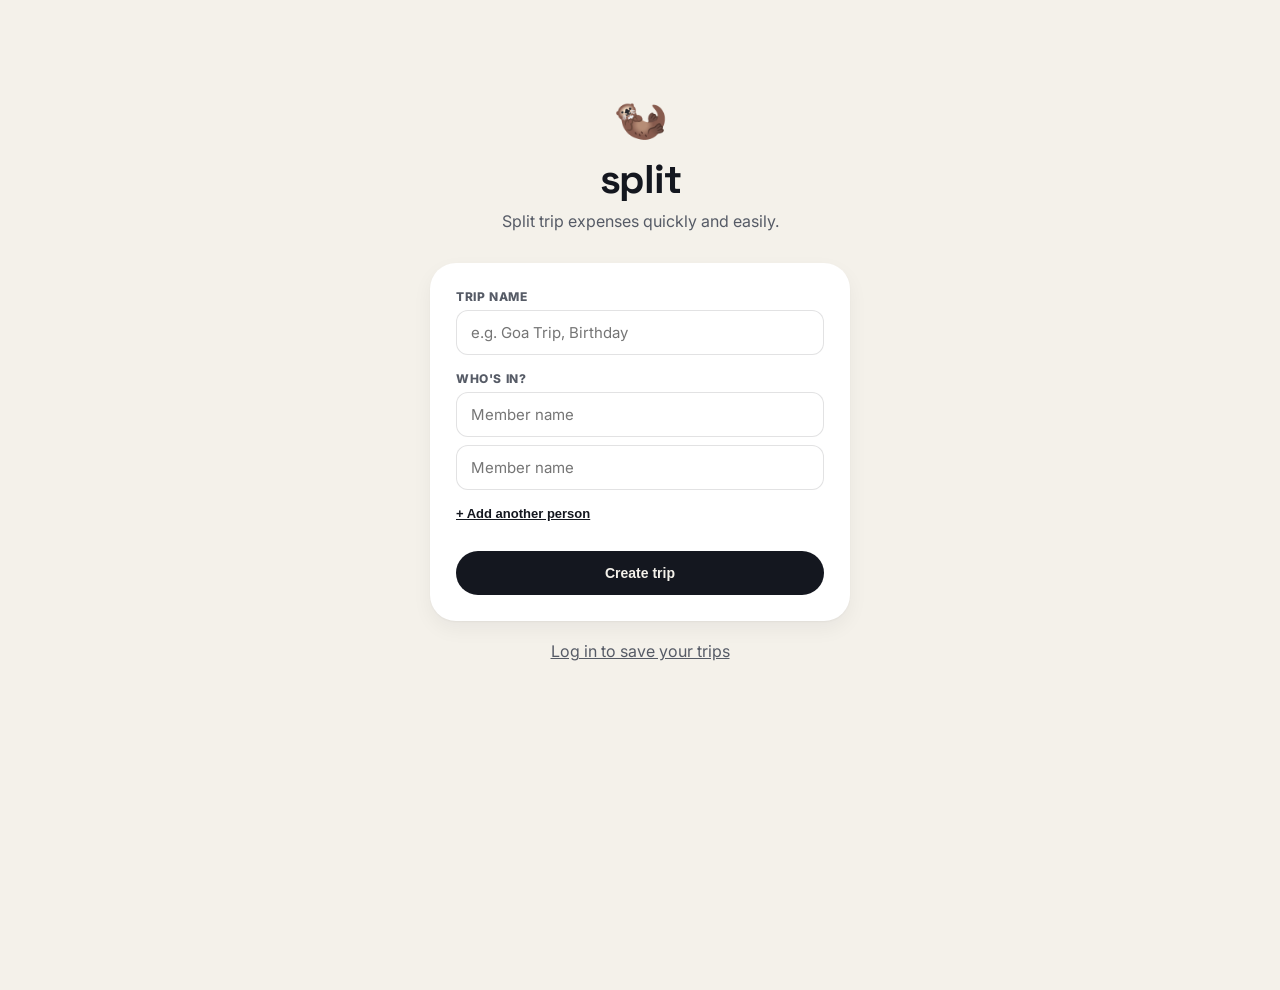
<file: frontend/index.html>
<!DOCTYPE html>
<html lang="en">
<head>
<meta charset="UTF-8" />
<meta name="viewport" content="width=device-width, initial-scale=1.0" />
<title>split — track shared expenses</title>
<link rel="preconnect" href="https://fonts.googleapis.com">
<link href="https://fonts.googleapis.com/css2?family=Space+Grotesk:wght@500;700&family=Inter:wght@400;500;600;700;800&display=swap" rel="stylesheet">
<link rel="stylesheet" href="css/style.css" />
</head>
<body>
  <div class="landing">
    <div class="logo-emoji">🦦</div>
    <h1>split</h1>
    <p class="tagline">Split trip expenses quickly and easily.</p>

    <div class="card-form">
      <div class="field">
        <label for="trip-name">Trip name</label>
        <input id="trip-name" type="text" placeholder="e.g. Goa Trip, Birthday" maxlength="80" />
      </div>

      <div class="field">
        <label>Who's in?</label>
        <div id="member-list" class="member-input-list">
          <div class="member-input-row">
            <input type="text" class="member-input" placeholder="Member name" maxlength="50" />
          </div>
          <div class="member-input-row">
            <input type="text" class="member-input" placeholder="Member name" maxlength="50" />
          </div>
        </div>
        <button type="button" class="add-member-link" id="add-member-btn">+ Add another person</button>
      </div>

      <button type="button" class="btn primary" id="create-trip-btn" style="width:100%;">Create trip</button>
      <p id="create-error" class="split-hint error" style="display:none;"></p>
    </div>

    <p class="tagline" style="margin-top:20px;">
      <a href="login.html" id="account-link">Log in to save your trips</a>
    </p>
  </div>

  <div id="toast" class="toast"></div>

  <script src="js/api.js"></script>
  <script src="js/auth.js"></script>
  <script src="js/app.js"></script>
  <script src="js/profile-menu.js"></script>
</body>
</html>
</file>
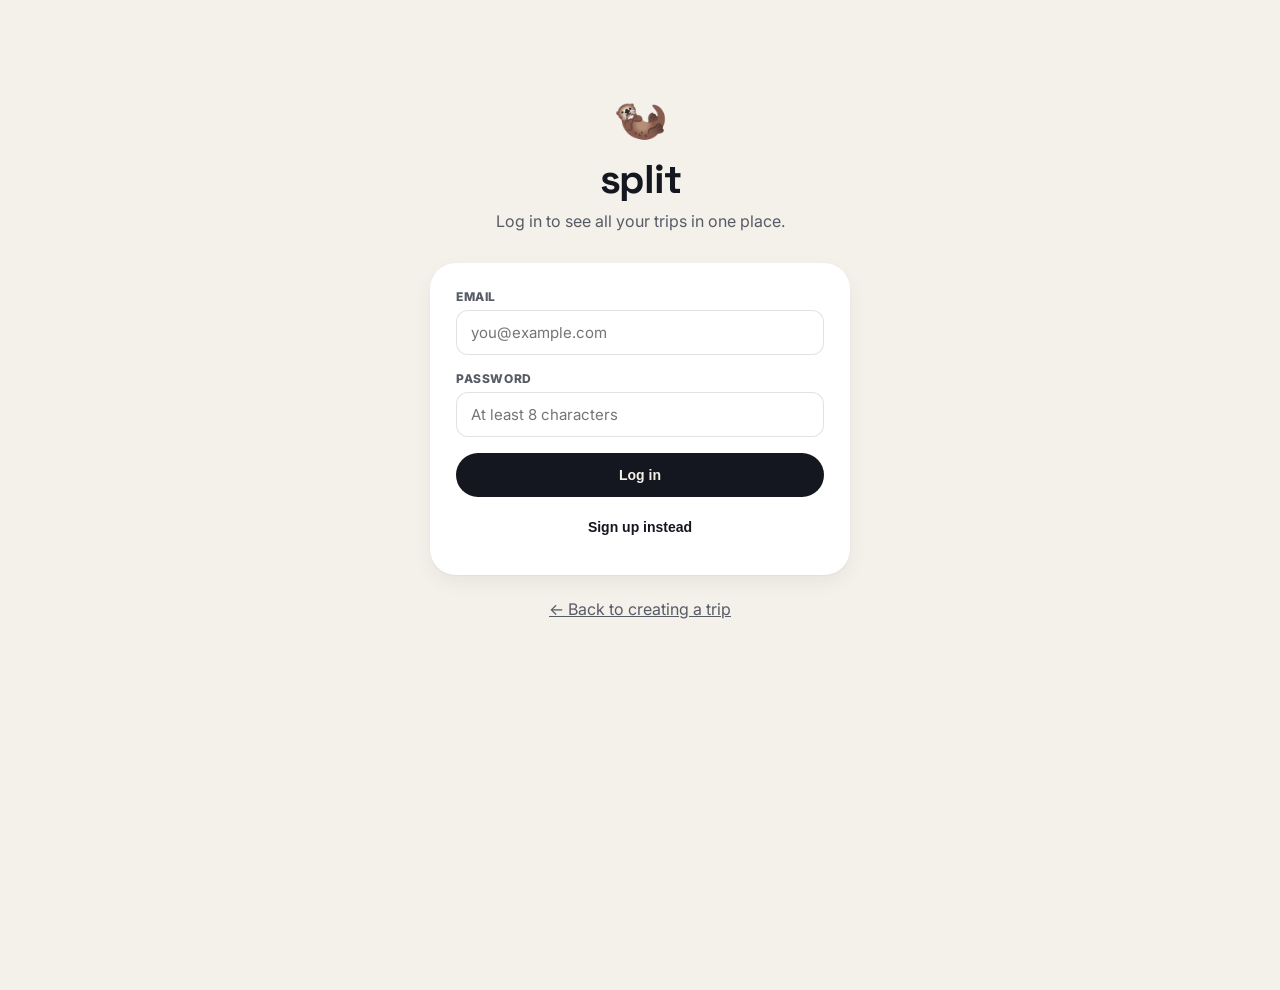
<file: frontend/login.html>
<!DOCTYPE html>
<html lang="en">
<head>
<meta charset="UTF-8" />
<meta name="viewport" content="width=device-width, initial-scale=1.0" />
<title>split — log in</title>
<link rel="preconnect" href="https://fonts.googleapis.com">
<link href="https://fonts.googleapis.com/css2?family=Space+Grotesk:wght@500;700&family=Inter:wght@400;500;600;700;800&display=swap" rel="stylesheet">
<link rel="stylesheet" href="css/style.css" />
</head>
<body>
  <div class="landing">
    <div class="logo-emoji">🦦</div>
    <h1>split</h1>
    <p class="tagline">Log in to see all your trips in one place.</p>

    <div class="card-form">
      <div class="field">
        <label for="auth-email">Email</label>
        <input id="auth-email" type="email" placeholder="you@example.com" maxlength="254" />
      </div>

      <div class="field">
        <label for="auth-password">Password</label>
        <input id="auth-password" type="password" placeholder="At least 8 characters" maxlength="128" />
      </div>

      <button type="button" class="btn primary" id="login-btn" style="width:100%;">Log in</button>
      <button type="button" class="btn secondary" id="signup-btn" style="width:100%; margin-top:8px;">Sign up instead</button>
      <p id="auth-error" class="split-hint error" style="display:none;"></p>
    </div>

    <p class="tagline" style="margin-top:24px;">
      <a href="index.html">← Back to creating a trip</a>
    </p>
  </div>

  <div id="toast" class="toast"></div>

 <script src="js/api.js"></script>
  <script src="js/auth.js"></script>
  <script src="js/login.js"></script>
</body>
</html>
</file>
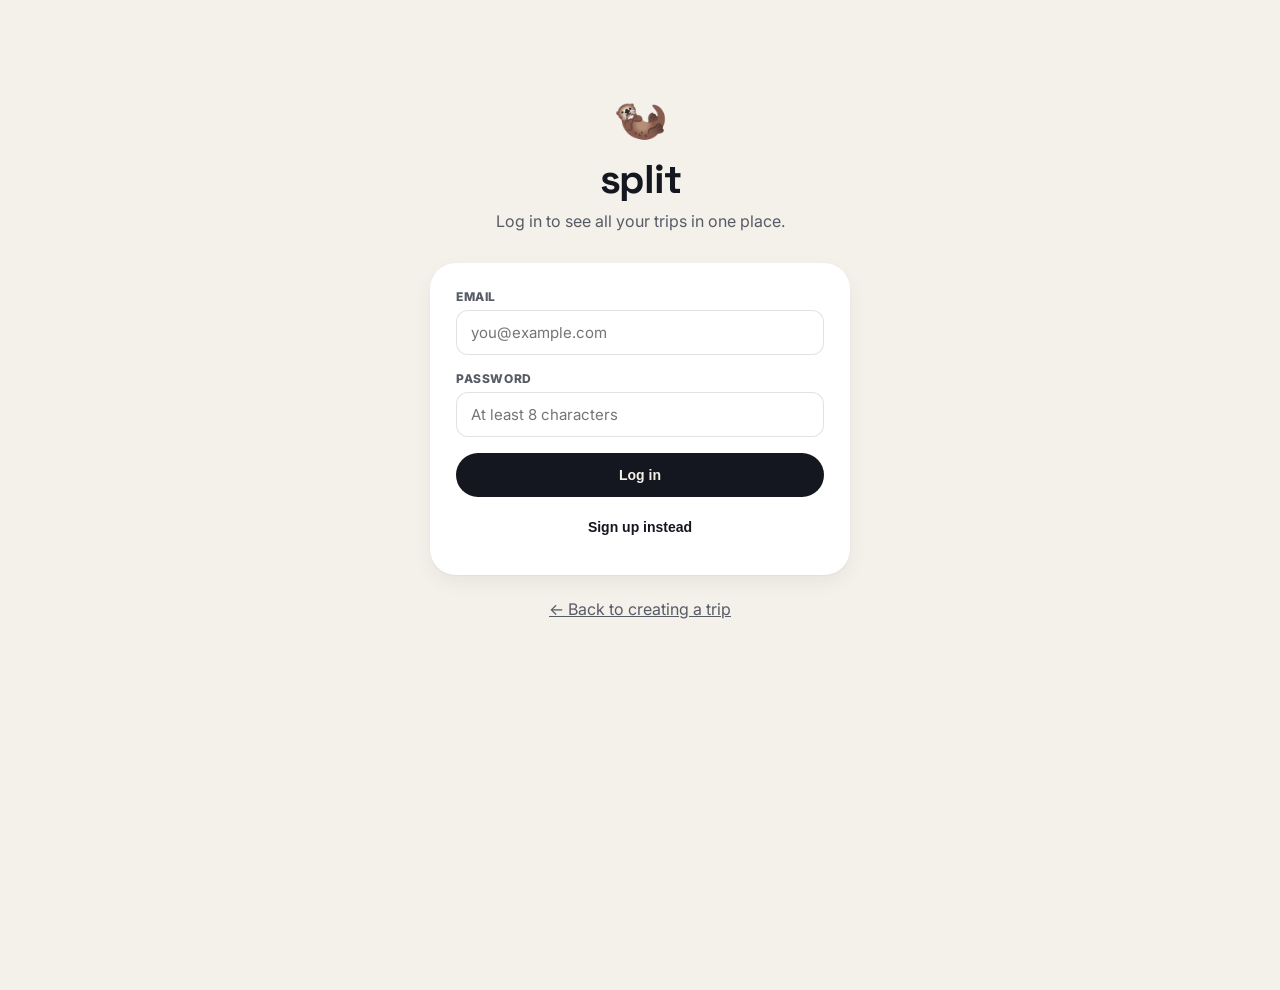
<file: frontend/my-trips.html>
<!DOCTYPE html>
<html lang="en">
<head>
<meta charset="UTF-8" />
<meta name="viewport" content="width=device-width, initial-scale=1.0" />
<title>split — my trips</title>
<link rel="preconnect" href="https://fonts.googleapis.com">
<link href="https://fonts.googleapis.com/css2?family=Space+Grotesk:wght@500;700&family=Inter:wght@400;500;600;700;800&display=swap" rel="stylesheet">
<link rel="stylesheet" href="css/style.css" />
</head>
<body>
  <div class="wrap">
    <div class="topbar">
      <a href="index.html" class="brand"><span class="logo-emoji">🦦</span> split</a>
      <div class="topbar-actions">
        <button class="pill-btn" id="new-trip-btn">+ New trip</button>
      </div>
    </div>

    <div id="loading" class="loading">Loading your trips…</div>
    <div id="error-box" class="error-box" style="display:none;"></div>

    <div id="my-trips-root" style="display:none;">
      <div class="stat-card trip-spend-card" style="margin-bottom:24px;">
        <div>
          <div class="stat-label">Total spend across your trips</div>
          <div class="stat-value" id="stats-total">₹0</div>
        </div>
      </div>

      <div class="section-label">Spend by trip</div>
      <table style="width:100%; border-collapse:collapse; margin-bottom:32px;">
        <thead>
          <tr style="text-align:left; color:var(--ink-soft); font-size:13px;">
            <th style="padding:8px 4px;">Trip</th>
            <th style="padding:8px 4px;">Total spend</th>
          </tr>
        </thead>
        <tbody id="stats-table-body"></tbody>
      </table>

      <div class="section-label">Your trips</div>
      <div id="trips-list" class="row-list"></div>
    </div>
  </div>

  <div id="toast" class="toast"></div>

  <script src="js/api.js"></script>
  <script src="js/auth.js"></script>
  <script src="js/my-trips.js"></script>
  <script src="js/profile-menu.js"></script>
</body>
</html>
</file>
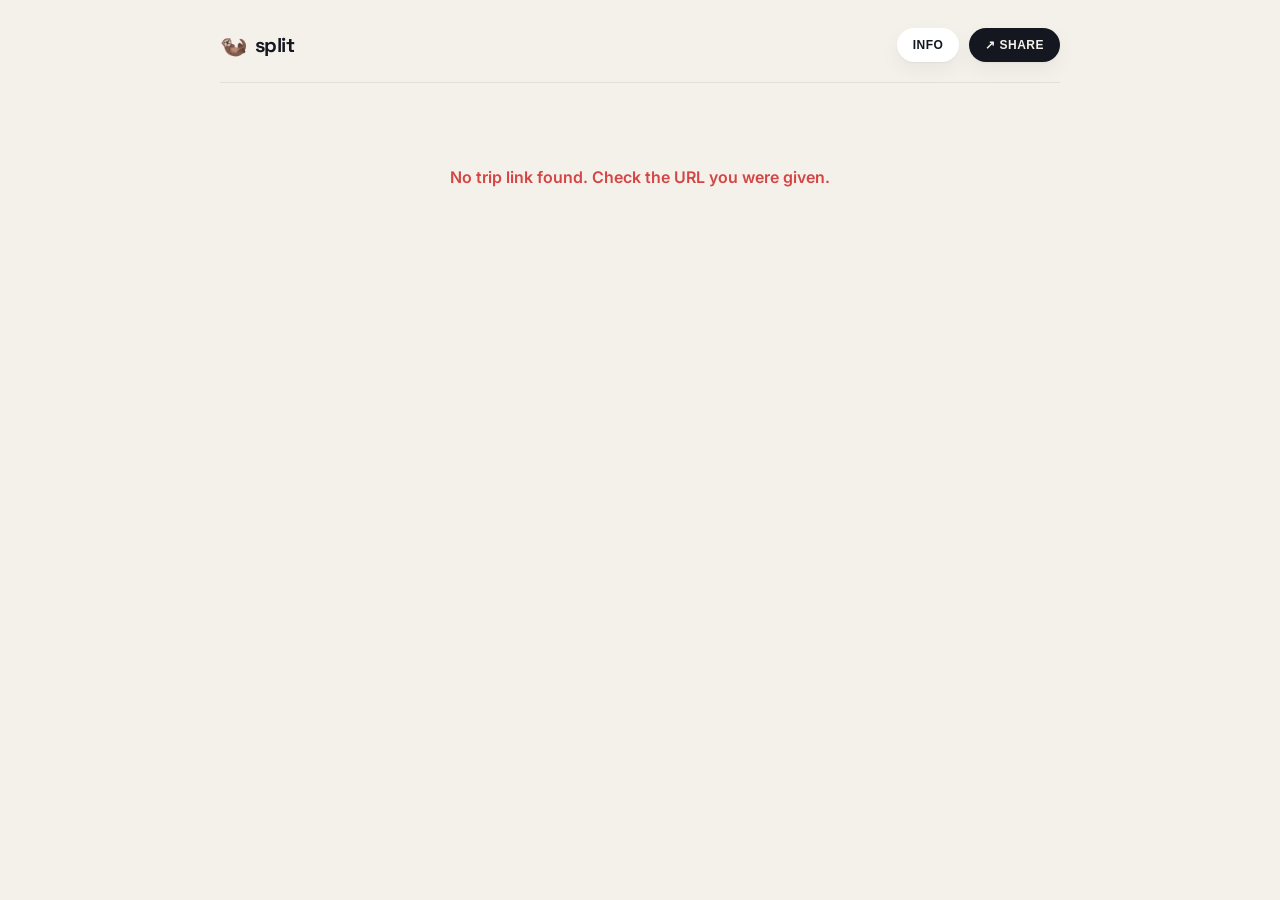
<file: frontend/trip.html>
<!DOCTYPE html>
<html lang="en">
<head>
<meta charset="UTF-8" />
<meta name="viewport" content="width=device-width, initial-scale=1.0" />
<title>split</title>
<link rel="preconnect" href="https://fonts.googleapis.com">
<link href="https://fonts.googleapis.com/css2?family=Space+Grotesk:wght@500;700&family=Inter:wght@400;500;600;700;800&display=swap" rel="stylesheet">
<link rel="stylesheet" href="css/style.css" />
</head>
<body>
  <div class="wrap">
    <div class="topbar">
      <a href="index.html" class="brand"><span class="logo-emoji">🦦</span> split</a>
      <div class="topbar-actions">
        <button class="pill-btn" id="info-btn">Info</button>
        <button class="pill-btn dark" id="share-btn">↗ Share</button>
      </div>
    </div>

    <div id="loading" class="loading">Loading trip…</div>
<div id="error-box" class="error-box" style="display:none;"></div>

<div id="trip-root" style="display:none;">

  <div class="trip-header">
    <div>
      <h1 class="trip-title" id="trip-title"></h1>
      <span class="member-chip" id="member-count-chip"></span>
    </div>

    <span class="badge" id="view-only-badge" style="display:none;">
      🔒 View only
    </span>
  </div>

  <nav class="tabnav">
    <button class="tab active" data-tab="activity">
      <span>💵</span> Activity
    </button>

    <button class="tab" data-tab="people">
      <span>👥</span> People
    </button>

    <button class="tab" data-tab="settle">
      <span>🤝</span> Settle
    </button>
  </nav>


  <!-- ACTIVITY TAB -->
  <div id="tab-activity" class="tab-panel">

  <!-- Total Trip Spend -->
  <div class="stat-card trip-spend-card">
    <div>
      <div class="stat-label">Total trip spend</div>
      <div class="stat-value" id="total-spend">₹0</div>
    </div>

    <button
      class="add-expense-card-btn"
      id="add-expense-fab"
      type="button"
      aria-label="Add expense"
    >
      +
    </button>
  </div>

  <!-- Transactions -->
  <div class="section-label">
    Transactions
  </div>

  <div id="expense-list" class="row-list"></div>

</div>


  <!-- PEOPLE TAB -->
  <div id="tab-people" class="tab-panel" style="display:none;">

    <div class="stat-card">
      <div class="stat-label">Total members</div>
      <div class="stat-value" id="member-total">00</div>
    </div>

    <div id="people-list" class="row-list"></div>

  </div>


  <!-- SETTLE TAB -->
  <div id="tab-settle" class="tab-panel" style="display:none;">

    <div class="section-label">
      <span>Suggested payments</span>
      <span class="count-badge" id="transfer-count">0</span>
    </div>

    <div id="settle-list" class="row-list"></div>
    <section class="calculation-card" aria-labelledby="calculation-title">
      <button
        class="calculation-toggle"
        id="calculation-toggle"
        type="button"
        aria-expanded="false"
        aria-controls="calculation-content"
      >
        <span class="calculation-icon" aria-hidden="true">▦</span>
        <span class="calculation-toggle-copy">
          <span class="calculation-title" id="calculation-title">How is this calculated?</span>
          <span class="calculation-subtitle">View the full matrix walkthrough</span>
        </span>
        <span class="calculation-chevron" aria-hidden="true">⌄</span>
      </button>

      <div id="calculation-content" class="calculation-content" hidden></div>
    </section>

  </div>


  <!-- FOOTER -->
  <div class="footer-note">
    <strong>Data lives on your server</strong>

    <p>
      Anyone with the share link can view this trip.
      Give out the edit link only to people you trust to add expenses.
    </p>
  </div>

</div>

  <!-- Add expense modal -->
<div class="modal-backdrop" id="expense-modal" style="display:none;">
  <div class="modal">

    <h2 class="modal-title" id="expense-modal-title">Add expense</h2>

    <div class="field">
      <label for="exp-desc">What was it for</label>
      <input
        id="exp-desc"
        type="text"
        placeholder="e.g. Dinner, Cab, Tickets"
        maxlength="120"
      />
    </div>

    <div class="field">
      <label for="exp-amount">Amount (₹)</label>
      <input
        id="exp-amount"
        type="number"
        min="0"
        step="0.01"
        placeholder="0.00"
      />
    </div>

    <div class="field">
      <label for="exp-paidby">Paid by</label>
      <select id="exp-paidby"></select>
    </div>

    <div class="field">
      <label>Split</label>

      <div class="split-type-toggle" id="split-type-toggle">
        <button type="button" class="active" data-split="equal">
          Equal
        </button>
        <button type="button" data-split="percentage">
          Percentage
        </button>
        <button type="button" data-split="exact">
          Exact
        </button>
      </div>

      <div id="split-rows"></div>
      <p class="split-hint" id="split-hint"></p>
    </div>

    <div class="modal-actions">
      <button class="btn secondary" id="expense-cancel-btn">
        Cancel
      </button>

      <button class="btn primary" id="expense-save-btn">
        <span id="expense-save-label">Save expense</span>
      </button>
    </div>

  </div>
</div>

  <!-- Expense detail modal -->
  <div class="modal-backdrop" id="detail-modal" style="display:none;">
    <div class="modal">
      <h2 class="modal-title" id="detail-title"></h2>
      <p class="split-hint" id="detail-sub"></p>
      <div id="detail-shares" class="row-list" style="margin-top:16px;"></div>
      <div class="modal-actions">
        <button class="btn secondary" id="detail-close-btn">Close</button>
        <button class="btn primary" id="detail-edit-btn">Edit</button>
        <button class="btn primary" id="detail-delete-btn" style="background:var(--red);">Delete</button>
      </div>
    </div>
  </div>

  <!-- Share modal -->
  <div class="modal-backdrop" id="share-modal" style="display:none;">
    <div class="modal">
      <h2 class="modal-title">Share this trip</h2>
      <p class="split-hint" style="margin-bottom:14px;">Full access — can add expenses and members.</p>
      <div class="share-link-box">
        <input id="edit-link" readonly />
        <button data-copy="edit-link">Copy</button>
      </div>
      <p class="split-hint" style="margin-bottom:14px;">View only — can see everything, can't make changes.</p>
      <div class="share-link-box">
        <input id="view-link" readonly />
        <button data-copy="view-link">Copy</button>
      </div>
      <div class="modal-actions">
        <button class="btn secondary" id="share-close-btn" style="flex:none; width:100%;">Close</button>
      </div>
    </div>
  </div>

  <!-- Info modal -->
  <div class="modal-backdrop" id="info-modal" style="display:none;">
    <div class="modal">
      <h2 class="modal-title">How to use</h2>
      <div class="info-list">
        <div class="info-item">
          <h4>1. Add expenses</h4>
          <p>Tap "+ Add expense" in the Activity tab. Enter what it was for, the amount, who paid, and how to split it — equal, percentage, or exact amounts.</p>
        </div>
        <div class="info-item">
          <h4>2. Check balances</h4>
          <p>Open the People tab to see who owes and who should receive money. Green means owed money back, orange means owes money.</p>
        </div>
        <div class="info-item">
          <h4>3. Settle up</h4>
          <p>Go to the Settle tab to see the minimum set of payments needed to clear everything.</p>
        </div>
        <div class="info-item">
          <h4>4. Share the trip</h4>
          <p>Tap Share to get an edit link (full access) or a view-only link, and send it to the group.</p>
        </div>
      </div>
      <div class="modal-actions">
        <button class="btn secondary" id="info-close-btn" style="flex:none; width:100%;">Close</button>
      </div>
    </div>
  </div>

  <div id="toast" class="toast"></div>

  <script src="js/api.js"></script>
  <script src="js/auth.js"></script>
  <script src="js/trip.js?v=3"></script>
  <script src="js/profile-menu.js"></script>
</body>
</html>
</file>
<file: frontend/css/style.css>
:root {
  --cream: #f4f1ea;
  --ink: #14171f;
  --ink-soft: #565b66;
  --white: #ffffff;
  --green: #1f9d55;
  --orange: #d97706;
  --red: #d64545;
  --radius-lg: 26px;
  --radius-md: 18px;
  --radius-sm: 12px;
  --shadow-card: 0 1px 2px rgba(20, 23, 31, 0.04), 0 8px 20px rgba(20, 23, 31, 0.05);

  --avatar-1-bg: #ffe1c2; --avatar-1-fg: #a15c00;
  --avatar-2-bg: #d7f4e3; --avatar-2-fg: #157a45;
  --avatar-3-bg: #e7ddfb; --avatar-3-fg: #6b3fc4;
  --avatar-4-bg: #d9ecfb; --avatar-4-fg: #1668a8;
  --avatar-5-bg: #fbdde6; --avatar-5-fg: #b3245c;
}

* { box-sizing: border-box; }

html, body {
  margin: 0;
  padding: 0;
  background: var(--cream);
  color: var(--ink);
  font-family: "Inter", -apple-system, BlinkMacSystemFont, "Segoe UI", sans-serif;
}

body {
  min-height: 100vh;
}

.wrap {
  max-width: 880px;
  margin: 0 auto;
  padding: 28px 20px 80px;
}

a { color: inherit; }

/* ---------- Top bar ---------- */
.topbar {
  display: flex;
  align-items: center;
  justify-content: space-between;
  padding-bottom: 20px;
  border-bottom: 1px solid rgba(20, 23, 31, 0.08);
  margin-bottom: 24px;
}

.brand {
  display: flex;
  align-items: center;
  gap: 8px;
  font-family: "Space Grotesk", "Inter", sans-serif;
  font-weight: 700;
  font-size: 20px;
  letter-spacing: -0.02em;
  text-decoration: none;
}

.brand .logo-emoji { font-size: 22px; }

.topbar-actions { display: flex; gap: 10px; }

.pill-btn {
  display: inline-flex;
  align-items: center;
  gap: 6px;
  border: none;
  background: var(--white);
  color: var(--ink);
  font-weight: 700;
  font-size: 12px;
  letter-spacing: 0.04em;
  text-transform: uppercase;
  padding: 10px 16px;
  border-radius: 999px;
  cursor: pointer;
  box-shadow: var(--shadow-card);
  transition: transform 0.12s ease;
}
.pill-btn:hover { transform: translateY(-1px); }
.pill-btn:active { transform: translateY(0); }
.pill-btn.dark { background: var(--ink); color: var(--cream); }

/* ---------- Trip header ---------- */
.trip-header {
  display: flex;
  align-items: flex-start;
  justify-content: space-between;
  margin-bottom: 22px;
}

.trip-title {
  font-family: "Space Grotesk", sans-serif;
  font-weight: 700;
  font-size: 44px;
  letter-spacing: -0.03em;
  margin: 0 0 10px;
}

.member-chip {
  display: inline-flex;
  align-items: center;
  background: var(--white);
  border-radius: 999px;
  padding: 8px 16px;
  font-size: 12px;
  font-weight: 700;
  letter-spacing: 0.04em;
  text-transform: uppercase;
  box-shadow: var(--shadow-card);
}

.badge {
  display: inline-flex;
  align-items: center;
  gap: 6px;
  background: var(--white);
  border-radius: 999px;
  padding: 9px 16px;
  font-size: 12px;
  font-weight: 700;
  letter-spacing: 0.04em;
  text-transform: uppercase;
  box-shadow: var(--shadow-card);
}

/* ---------- Tab nav ---------- */
.tabnav {
  display: flex;
  background: var(--white);
  border-radius: var(--radius-lg);
  padding: 8px;
  box-shadow: var(--shadow-card);
  margin-bottom: 22px;
  gap: 8px;
}

.tab {
  flex: 1;
  display: flex;
  flex-direction: column;
  align-items: center;
  justify-content: center;
  gap: 4px;
  padding: 14px 10px;
  border-radius: 20px;
  border: none;
  background: transparent;
  color: var(--ink-soft);
  font-weight: 800;
  font-size: 12px;
  letter-spacing: 0.06em;
  cursor: pointer;
  text-transform: uppercase;
}

.tab svg { width: 20px; height: 20px; }

.tab.active {
  background: var(--ink);
  color: var(--cream);
}

/* ---------- Stat / hero card ---------- */
.stat-card {
  background: var(--ink);
  color: var(--white);
  border-radius: var(--radius-lg);
  padding: 26px 28px;
  margin-bottom: 26px;
}

.stat-label {
  font-size: 12px;
  font-weight: 700;
  letter-spacing: 0.08em;
  text-transform: uppercase;
  color: rgba(244, 241, 234, 0.55);
  margin-bottom: 10px;
}

.stat-value {
  font-family: "Space Grotesk", sans-serif;
  font-size: 46px;
  font-weight: 700;
  letter-spacing: -0.02em;
}

/* ---------- Section label ---------- */
.section-label {
  font-size: 12px;
  font-weight: 800;
  letter-spacing: 0.08em;
  text-transform: uppercase;
  color: var(--ink-soft);
  margin: 0 4px 12px;
  display: flex;
  align-items: center;
  justify-content: space-between;
}

.count-badge {
  background: var(--ink);
  color: var(--cream);
  border-radius: 999px;
  width: 22px; height: 22px;
  display: inline-flex;
  align-items: center;
  justify-content: center;
  font-size: 12px;
}

/* ---------- List cards ---------- */
.row-list { display: flex; flex-direction: column; gap: 10px; }

.row-card {
  display: flex;
  align-items: center;
  gap: 14px;
  background: var(--white);
  border-radius: 999px;
  padding: 12px 14px;
  box-shadow: var(--shadow-card);
  cursor: pointer;
  border: none;
  width: 100%;
  text-align: left;
  font: inherit;
  color: inherit;
}
.row-card:hover { transform: translateY(-1px); }

.avatar {
  width: 40px; height: 40px;
  border-radius: 50%;
  display: flex;
  align-items: center;
  justify-content: center;
  font-weight: 800;
  font-size: 15px;
  flex-shrink: 0;
}

.row-main { flex: 1; min-width: 0; }
.row-title { font-weight: 700; font-size: 15px; }
.row-sub { font-size: 12.5px; color: var(--ink-soft); margin-top: 1px; }

.row-amount { font-weight: 800; font-size: 15px; white-space: nowrap; }
.row-amount.positive { color: var(--green); }
.row-amount.negative { color: var(--red); }

.row-chevron { color: var(--ink-soft); opacity: 0.6; }

/* transfer arrow row (settle tab) */
.transfer-people { display: flex; align-items: center; gap: 6px; font-weight: 700; font-size: 14px; }
.transfer-avatars { display: flex; align-items: center; }
.transfer-avatars .avatar { width: 30px; height: 30px; font-size: 12px; margin-right: -8px; border: 2px solid var(--white); }
.transfer-arrow { color: var(--ink-soft); margin: 0 4px; }

/* ---------- Settle calculation walkthrough ---------- */
.calculation-card {
  background: var(--white);
  border-radius: var(--radius-lg);
  box-shadow: var(--shadow-card);
  margin-top: 40px;
  overflow: hidden;
}
.calculation-toggle {
  appearance: none;
  border: 0;
  width: 100%;
  background: transparent;
  color: var(--ink);
  display: flex;
  align-items: center;
  gap: 14px;
  padding: 26px 28px;
  text-align: left;
  cursor: pointer;
  font: inherit;
}
.calculation-icon {
  width: 48px;
  height: 48px;
  flex: 0 0 48px;
  display: inline-flex;
  align-items: center;
  justify-content: center;
  border-radius: 50%;
  background: #edf4ff;
  color: #2463eb;
  font-size: 28px;
  font-weight: 700;
}
.calculation-toggle-copy { display: flex; flex: 1; flex-direction: column; gap: 4px; }
.calculation-title { font-family: "Space Grotesk", sans-serif; font-size: 20px; font-weight: 700; }
.calculation-subtitle { color: var(--ink-soft); font-size: 14px; }
.calculation-chevron { color: #98a1b2; font-size: 30px; line-height: 1; transition: transform 0.2s ease; }
.calculation-toggle[aria-expanded="true"] .calculation-chevron { transform: rotate(180deg); }
.calculation-content { border-top: 1px solid rgba(20, 23, 31, 0.08); padding: 28px; }
.calculation-step + .calculation-step { margin-top: 36px; }
.calculation-step-title { display: flex; align-items: center; gap: 14px; }
.calculation-step-title > span { width: 30px; height: 30px; border-radius: 50%; background: #2463eb; color: #fff; display: inline-flex; align-items: center; justify-content: center; font-weight: 800; }
.calculation-step-title h3 { font-family: "Space Grotesk", sans-serif; font-size: 18px; margin: 0; }
.calculation-description { color: var(--ink-soft); font-size: 14px; line-height: 1.55; margin: 14px 0 16px; }
.matrix-scroll { border: 1px solid rgba(20, 23, 31, 0.07); border-radius: 20px; overflow-x: auto; }
.calculation-matrix { width: 100%; min-width: 650px; border-collapse: collapse; font-size: 13px; }
.calculation-matrix th, .calculation-matrix td { padding: 12px 14px; text-align: right; white-space: nowrap; }
.calculation-matrix thead th { background: #f8f9fb; color: #929bad; font-size: 11px; letter-spacing: 0.07em; text-transform: uppercase; font-weight: 800; }
.calculation-matrix thead th:first-child, .calculation-matrix tbody th { text-align: left; }
.calculation-matrix tbody tr:nth-child(even) { background: #fcfcfd; }
.calculation-matrix tbody tr + tr { border-top: 1px solid rgba(20, 23, 31, 0.04); }
.matrix-member { display: flex; align-items: center; gap: 10px; min-width: 130px; }
.matrix-member .avatar { flex: 0 0 auto; }
.matrix-muted { color: #bec6d4; }
.matrix-paid { color: #008c58; font-family: ui-monospace, SFMono-Regular, Menlo, monospace; }
.matrix-owes { color: #f04444; font-family: ui-monospace, SFMono-Regular, Menlo, monospace; }
.matrix-total-paid { color: #2463eb !important; font-weight: 800; }
.matrix-total-received { color: #ef5b0c; font-weight: 800; }
.matrix-summary-row { background: #fffcf7 !important; color: #ef5b0c; font-weight: 800; border-top: 2px solid #e9edf2 !important; }
.matrix-summary-row th { text-transform: none; }
.matrix-legend { color: #929bad; font-size: 12px; margin: 10px 0 0; }
.matrix-legend span + span { margin-left: 16px; }
.legend-blue { color: #2463eb; font-weight: 700; }
.legend-orange { color: #ef5b0c; font-weight: 700; }
.legend-green { color: #008c58; font-weight: 700; }
.net-pill { display: inline-block; border-radius: 10px; padding: 5px 10px; font-weight: 800; }
.net-positive { color: #008c58; background: #ecfdf3; }
.net-negative { color: #ef5b0c; background: #fff5e9; }
.net-zero { color: #778196; background: #f1f3f6; }
.simplified-transfer-list { display: flex; flex-direction: column; gap: 10px; }
.simplified-transfer { background: #f8f9fb; border: 1px solid rgba(20, 23, 31, 0.05); border-radius: 18px; padding: 14px 18px; display: flex; align-items: center; gap: 10px; min-height: 70px; }
.transfer-index { width: 25px; height: 25px; flex: 0 0 25px; border-radius: 50%; background: #e8ebf0; color: #718096; display: inline-flex; align-items: center; justify-content: center; font-size: 12px; font-weight: 800; }
.simplified-arrow { color: #98a1b2; font-size: 22px; margin: 0 2px; }
.simplified-amount { color: #f04444; font-size: 17px; margin-left: auto; }
.algorithm-note { background: #f8f9fb; border-radius: 16px; color: var(--ink-soft); font-size: 13px; line-height: 1.65; padding: 16px 18px; margin: 18px 0 0; }
.algorithm-note strong { color: var(--ink); }
.algorithm-note code { color: #4a5568; font-size: 12px; }
.walkthrough-empty { background: #f8f9fb; border-radius: 18px; color: var(--ink-soft); padding: 20px; text-align: center; }

/* ---------- Empty state ---------- */
.empty-state {
  background: var(--white);
  border-radius: var(--radius-lg);
  padding: 40px 24px;
  text-align: center;
  color: var(--ink-soft);
  box-shadow: var(--shadow-card);
}
.empty-state h3 { color: var(--ink); font-family: "Space Grotesk", sans-serif; margin: 0 0 6px; }

/* ---------- Footer note ---------- */
.footer-note {
  background: rgba(255,255,255,0.6);
  border-radius: var(--radius-lg);
  padding: 20px;
  text-align: center;
  margin-top: 24px;
}
.footer-note strong { display: block; margin-bottom: 4px; }
.footer-note p { margin: 0; font-size: 13px; color: var(--ink-soft); }

/* ---------- Total spend card + Add expense ---------- */

.trip-spend-card {
  display: flex;
  align-items: center;
  justify-content: space-between;
}

.add-expense-card-btn {
  width: 80px;
  height: 80px;
  flex-shrink: 0;

  border: none;
  border-radius: 30px;

  background: #f5a15f;
  color: #14171f;

  font-family: "Inter", sans-serif;
  font-size: 36px;
  font-weight: 500;
  line-height: 1;

  display: flex;
  align-items: center;
  justify-content: center;

  cursor: pointer;

  transition:
    transform 0.15s ease,
    background 0.15s ease;
}

.add-expense-card-btn:hover {
  background: #f7aa6b;
  transform: translateY(-2px);
}

.add-expense-card-btn:active {
  transform: scale(0.96);
}

/* ---------- Modal ---------- */
.modal-backdrop {
  position: fixed; inset: 0;
  background: rgba(20,23,31,0.45);
  display: flex; align-items: flex-end;
  justify-content: center;
  z-index: 50;
}
@media (min-width: 640px) {
  .modal-backdrop { align-items: center; }
}

.modal {
  background: var(--cream);
  width: 100%;
  max-width: 480px;
  max-height: 92vh;
  overflow-y: auto;
  border-radius: 26px 26px 0 0;
  padding: 24px;
}
@media (min-width: 640px) {
  .modal { border-radius: var(--radius-lg); }
}

.modal-title {
  font-family: "Space Grotesk", sans-serif;
  font-weight: 700;
  font-size: 24px;
  margin: 0 0 18px;
}

.field { margin-bottom: 16px; }
.field label {
  display: block;
  font-size: 12px;
  font-weight: 800;
  letter-spacing: 0.05em;
  text-transform: uppercase;
  color: var(--ink-soft);
  margin-bottom: 6px;
}

.field input, .field select, .field textarea {
  width: 100%;
  border: 1px solid rgba(20,23,31,0.12);
  background: var(--white);
  border-radius: var(--radius-sm);
  padding: 12px 14px;
  font-size: 15px;
  font-family: inherit;
  color: var(--ink);
}
.field input:focus, .field select:focus, .field textarea:focus {
  outline: 2px solid var(--ink);
  outline-offset: 1px;
}

.split-row {
  display: flex;
  align-items: center;
  justify-content: space-between;
  gap: 10px;
  padding: 8px 0;
  border-bottom: 1px solid rgba(20,23,31,0.06);
}
.split-row:last-child { border-bottom: none; }
.split-row .name { display: flex; align-items: center; gap: 10px; font-weight: 600; font-size: 14px; }
.split-row input[type="number"] { width: 88px; text-align: right; padding: 8px 10px; }
.split-row input[type="checkbox"] { width: 18px; height: 18px; }

.split-type-toggle {
  display: flex;
  background: var(--white);
  border-radius: 999px;
  padding: 4px;
  margin-bottom: 14px;
}
.split-type-toggle button {
  flex: 1;
  border: none;
  background: transparent;
  padding: 8px;
  border-radius: 999px;
  font-weight: 700;
  font-size: 12.5px;
  cursor: pointer;
  color: var(--ink-soft);
}
.split-type-toggle button.active { background: var(--ink); color: var(--cream); }

.split-hint { font-size: 12.5px; color: var(--ink-soft); margin-top: 6px; }
.split-hint.error { color: var(--red); font-weight: 600; }

.modal-actions { display: flex; gap: 10px; margin-top: 20px; }
.btn {
  flex: 1;
  border: none;
  padding: 14px;
  border-radius: 999px;
  font-weight: 800;
  font-size: 14px;
  cursor: pointer;
}
.btn.primary { background: var(--ink); color: var(--cream); }
.btn.secondary { background: var(--white); color: var(--ink); }
.btn:disabled { opacity: 0.5; cursor: not-allowed; }

/* ---------- Landing page ---------- */
.landing {
  max-width: 460px;
  margin: 10vh auto 0;
  padding: 0 20px;
  text-align: center;
}
.landing .logo-emoji { font-size: 44px; }
.landing h1 {
  font-family: "Space Grotesk", sans-serif;
  font-weight: 700;
  font-size: 40px;
  letter-spacing: -0.03em;
  margin: 10px 0 6px;
}
.landing p.tagline { color: var(--ink-soft); margin: 0 0 32px; }

.card-form {
  background: var(--white);
  border-radius: var(--radius-lg);
  padding: 26px;
  box-shadow: var(--shadow-card);
  text-align: left;
}

.member-input-list { display: flex; flex-direction: column; gap: 8px; margin-bottom: 10px; }
.member-input-row { display: flex; gap: 8px; }
.member-input-row input { flex: 1; }
.icon-btn {
  border: none;
  background: var(--cream);
  width: 44px;
  border-radius: var(--radius-sm);
  cursor: pointer;
  font-size: 18px;
  font-weight: 800;
  color: var(--ink-soft);
}
.add-member-link {
  background: none;
  border: none;
  color: var(--ink);
  font-weight: 700;
  font-size: 13px;
  cursor: pointer;
  padding: 6px 0 14px;
  text-decoration: underline;
}

/* ---------- Toast ---------- */
.toast {
  position: fixed;
  bottom: 24px;
  left: 50%;
  transform: translateX(-50%);
  background: var(--ink);
  color: var(--cream);
  padding: 12px 20px;
  border-radius: 999px;
  font-weight: 600;
  font-size: 14px;
  box-shadow: 0 10px 30px rgba(20,23,31,0.3);
  z-index: 100;
  opacity: 0;
  transition: opacity 0.2s ease;
  pointer-events: none;
}
.toast.show { opacity: 1; }

/* ---------- Info sheet ---------- */
.info-list { display: flex; flex-direction: column; gap: 12px; }
.info-item {
  background: var(--white);
  border-radius: var(--radius-md);
  padding: 16px 18px;
  box-shadow: var(--shadow-card);
}
.info-item h4 { margin: 0 0 6px; font-family: "Space Grotesk", sans-serif; }
.info-item p { margin: 0; font-size: 13.5px; color: var(--ink-soft); line-height: 1.5; }

.share-link-box {
  display: flex;
  gap: 8px;
  background: var(--white);
  border-radius: var(--radius-sm);
  padding: 10px;
  margin-bottom: 14px;
}
.share-link-box input {
  flex: 1;
  border: none;
  background: transparent;
  font-size: 13px;
  font-family: monospace;
}
.share-link-box button {
  border: none;
  background: var(--ink);
  color: var(--cream);
  border-radius: 8px;
  padding: 8px 12px;
  font-weight: 700;
  font-size: 12px;
  cursor: pointer;
}

.loading, .error-box {
  text-align: center;
  padding: 60px 20px;
  color: var(--ink-soft);
}
.error-box { color: var(--red); font-weight: 600; }

@media (max-width: 480px) {
  .trip-title { font-size: 32px; }
  .stat-value { font-size: 34px; }
  .tab { font-size: 10.5px; padding: 12px 4px; }
  .calculation-card { margin-top: 32px; }
  .calculation-toggle { padding: 20px; gap: 12px; }
  .calculation-icon { width: 42px; height: 42px; flex-basis: 42px; font-size: 24px; }
  .calculation-title { font-size: 17px; }
  .calculation-subtitle { font-size: 12.5px; }
  .calculation-content { padding: 22px 16px; }
  .calculation-step-title h3 { font-size: 16px; }
  .simplified-transfer { padding: 12px; gap: 8px; }
  .simplified-transfer strong:not(.simplified-amount) { font-size: 13px; }
  .simplified-transfer .avatar { width: 32px !important; height: 32px !important; font-size: 11px !important; }
  .simplified-amount { font-size: 14px; }
}

/* ---------- Delete (danger) pill button ---------- */
.pill-btn.danger {
  background: var(--white);
  color: var(--red);
  flex-shrink: 0;
}
.pill-btn.danger:hover { background: var(--red); color: var(--white); }

/* ---------- Profile menu (top-right avatar + dropdown) ---------- */
.profile-widget {
  position: fixed;
  top: 20px;
  right: 20px;
  z-index: 1000;
}

.profile-avatar-btn {
  width: 40px;
  height: 40px;
  border-radius: 50%;
  border: none;
  background: var(--ink);
  color: var(--cream);
  font-family: "Space Grotesk", sans-serif;
  font-weight: 700;
  font-size: 15px;
  cursor: pointer;
  box-shadow: var(--shadow-card);
  display: flex;
  align-items: center;
  justify-content: center;
}
.profile-avatar-btn:hover { transform: translateY(-1px); }

.profile-dropdown {
  position: absolute;
  top: 48px;
  right: 0;
  min-width: 180px;
  background: var(--white);
  border-radius: var(--radius-sm);
  box-shadow: var(--shadow-card);
  padding: 6px;
  display: none;
  flex-direction: column;
}
.profile-dropdown.open { display: flex; }

.profile-dropdown-email {
  padding: 8px 10px 6px;
  font-size: 12px;
  color: var(--ink-soft);
  border-bottom: 1px solid rgba(20, 23, 31, 0.08);
  margin-bottom: 4px;
  overflow-wrap: break-word;
}

.profile-dropdown-item {
  display: block;
  width: 100%;
  text-align: left;
  background: none;
  border: none;
  font: inherit;
  font-weight: 600;
  font-size: 13.5px;
  color: var(--ink);
  padding: 9px 10px;
  border-radius: var(--radius-sm);
  cursor: pointer;
  text-decoration: none;
}
.profile-dropdown-item:hover { background: var(--cream); }
.profile-dropdown-item.danger { color: var(--red); }

@media (max-width: 480px) {
  .profile-widget { top: 14px; right: 14px; }
}
</file>
